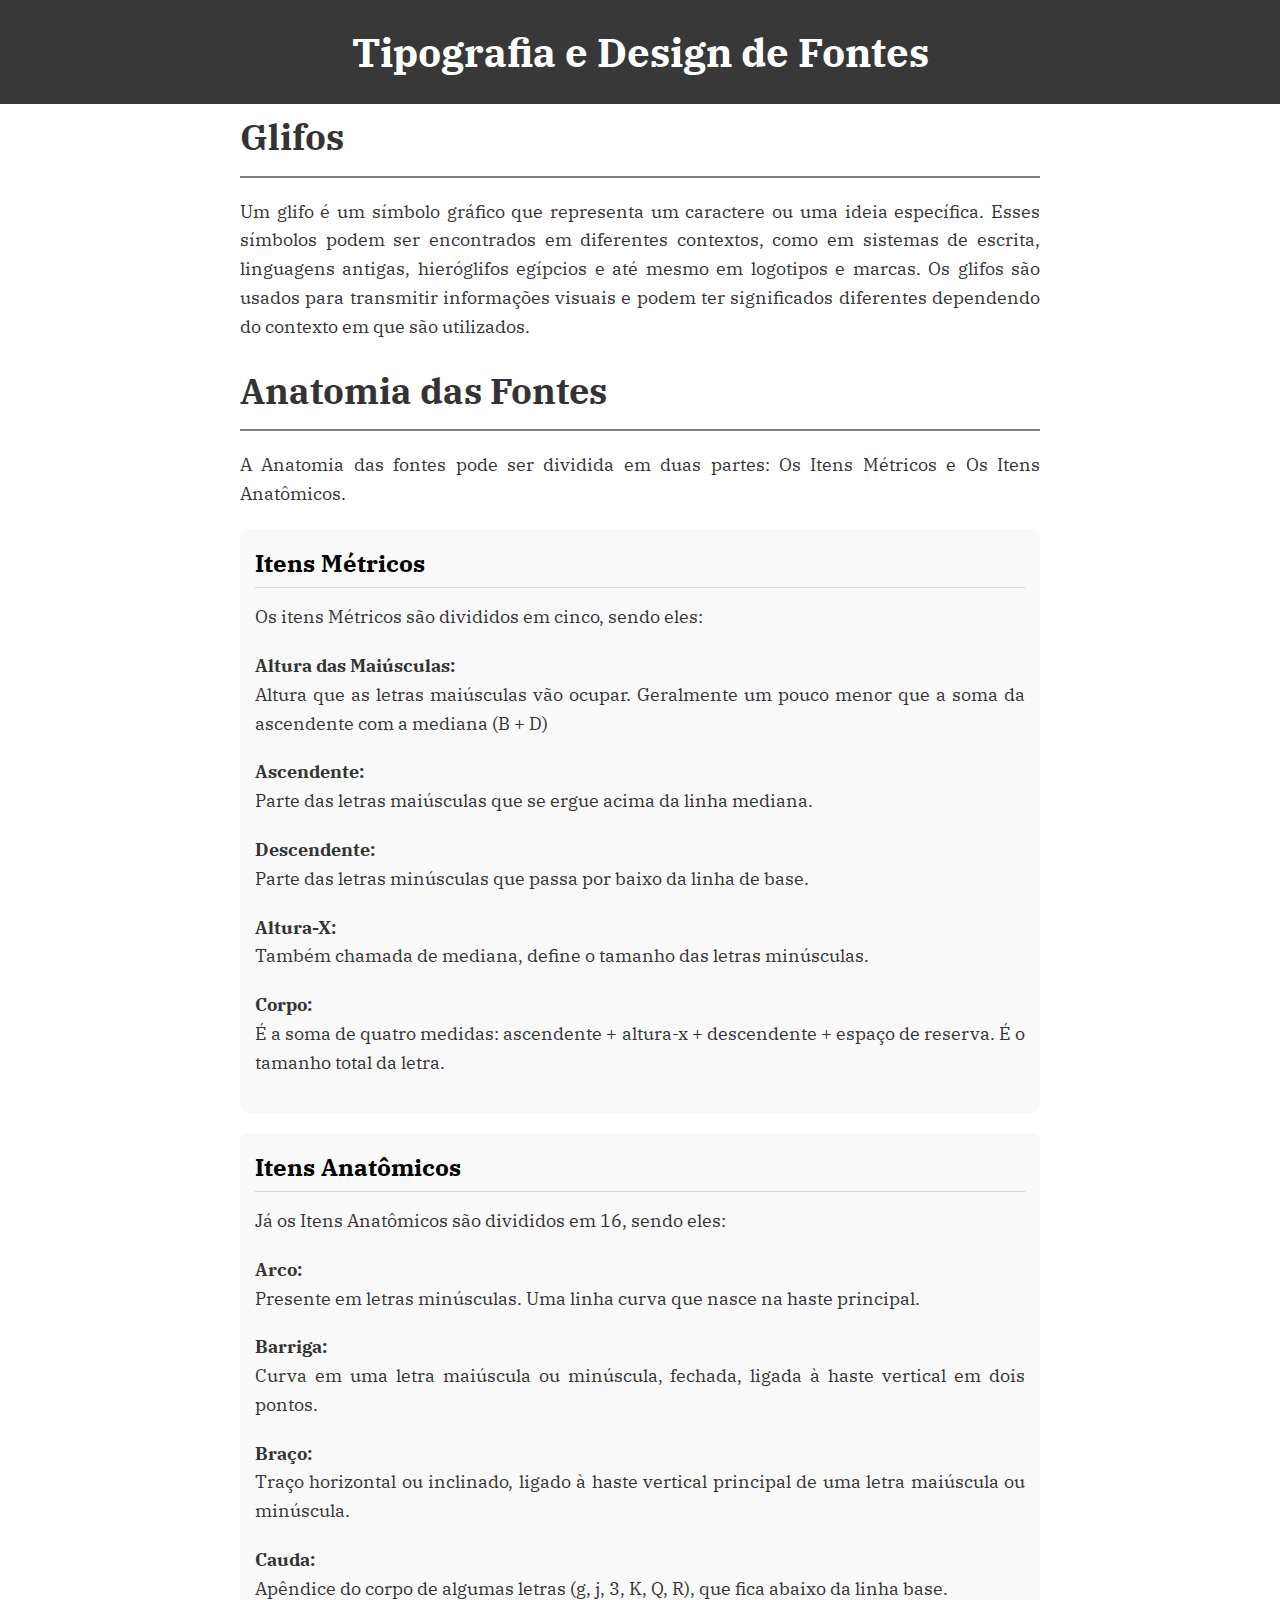
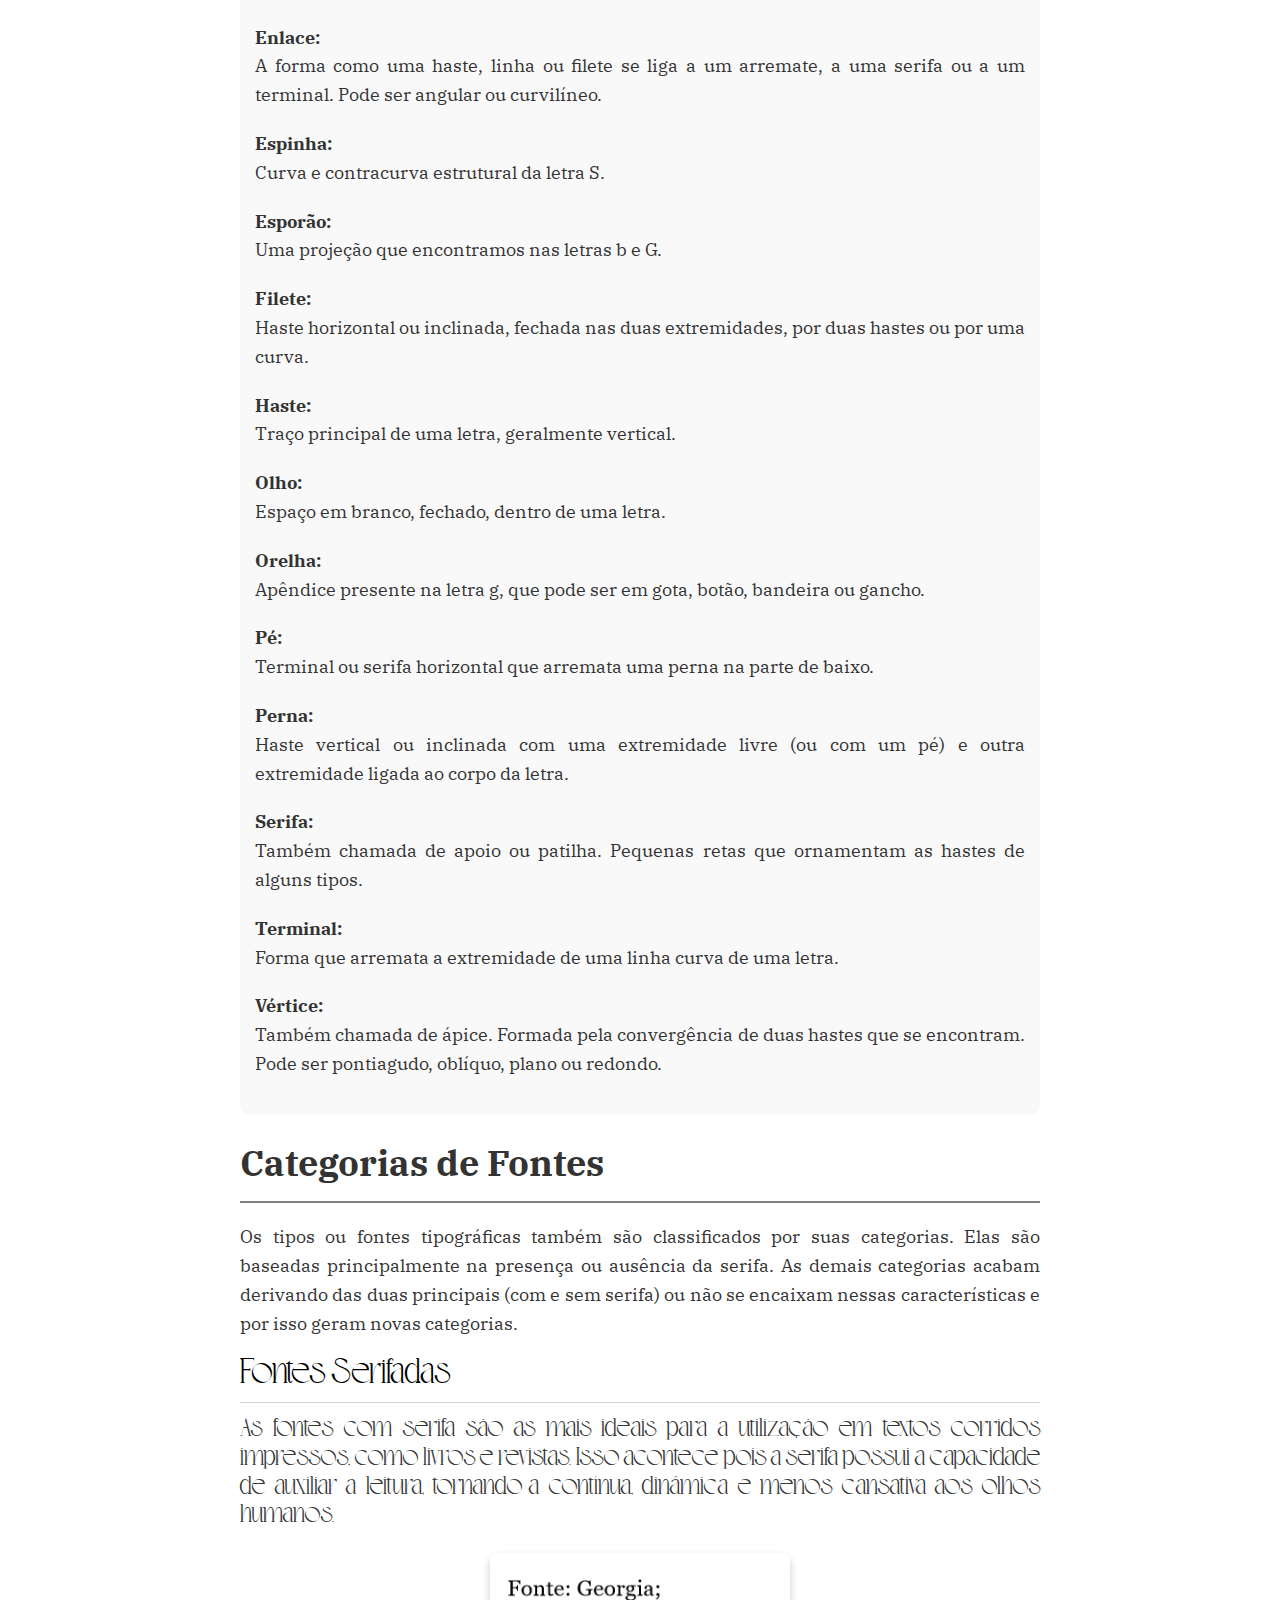
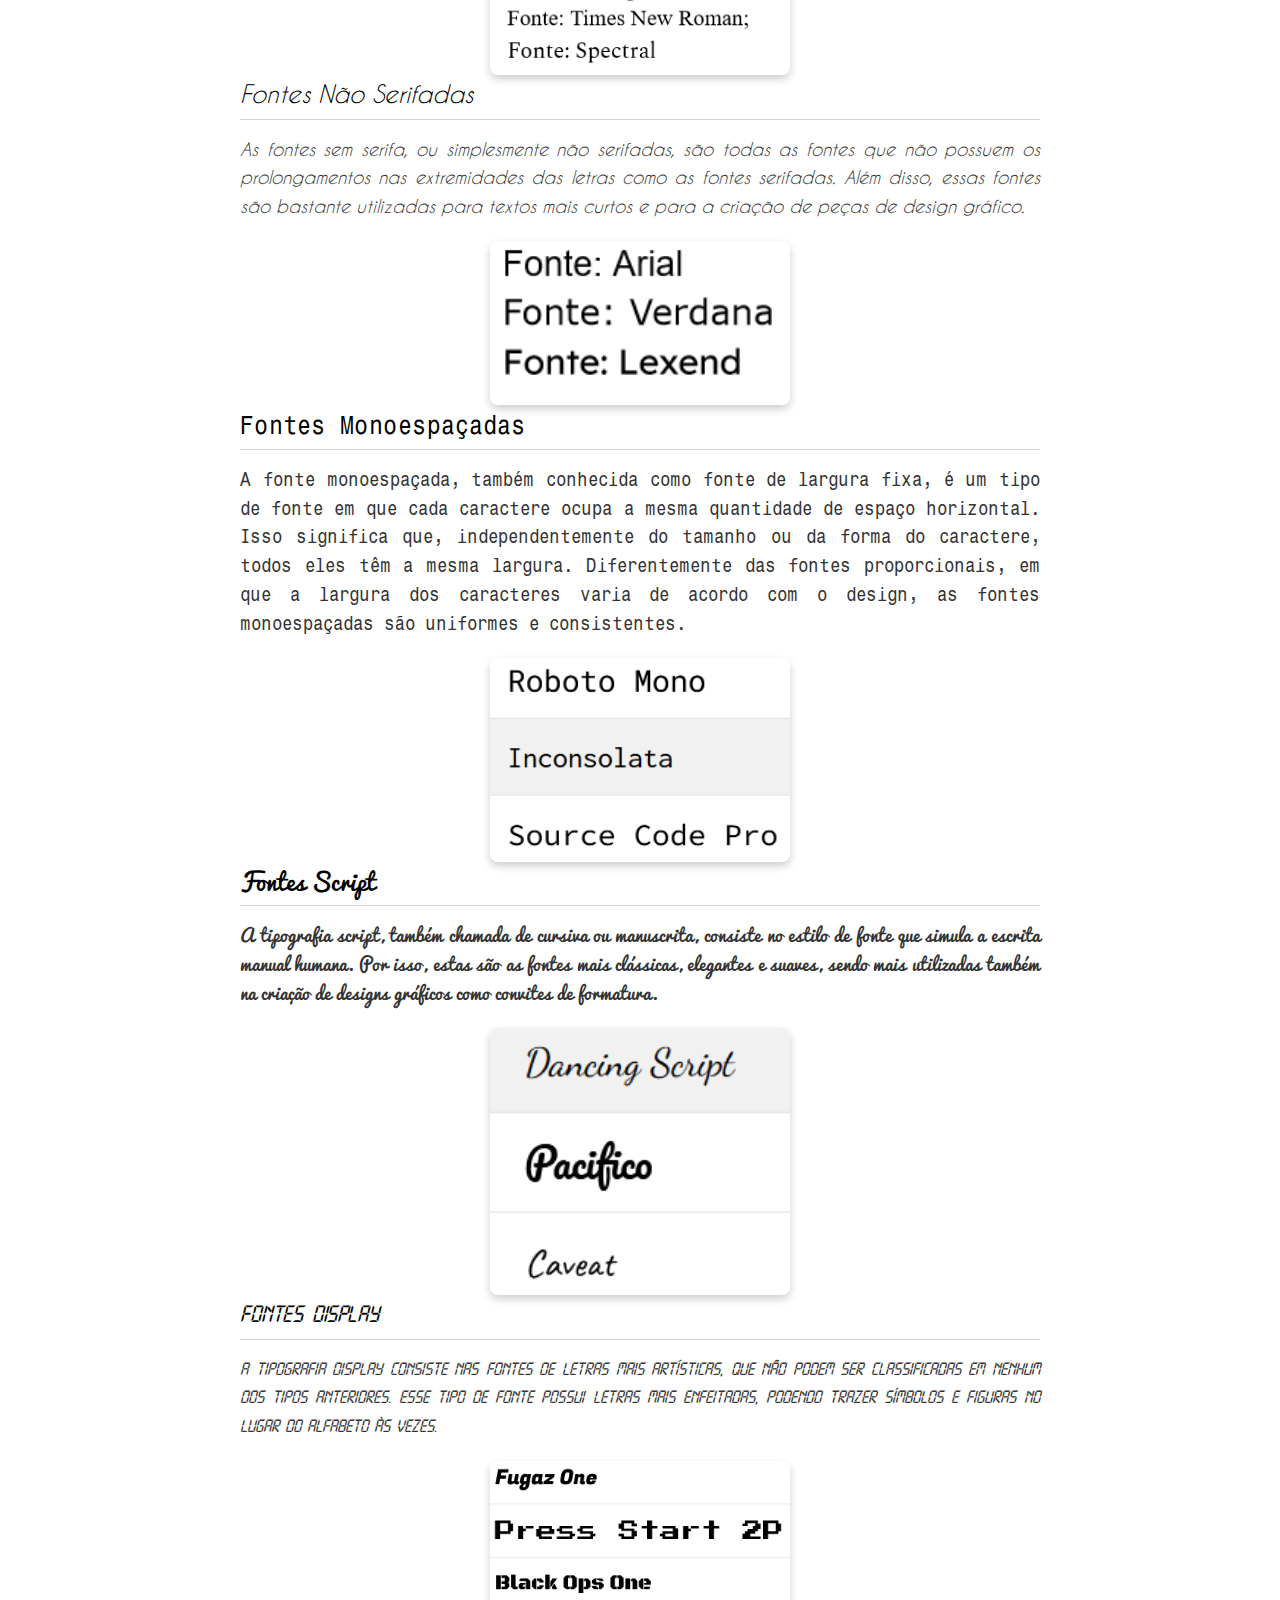
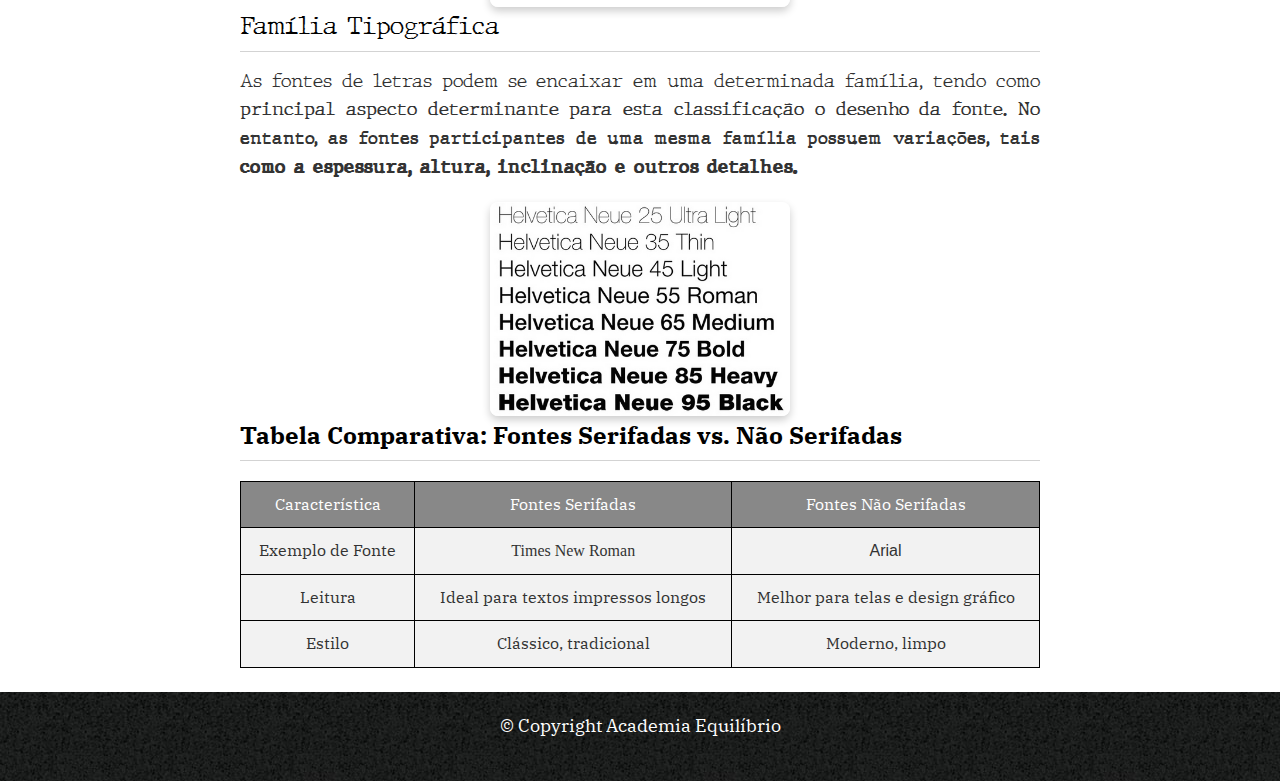
<file: index.html>
<!DOCTYPE html>
<html lang="pt-br">

<head>
    <meta charset="UTF-8">
    <meta name="viewport" content="width=device-width, initial-scale=1.0">
    <title>Tipografia e Design de Fontes</title>
    <link rel="stylesheet" href="../stylesheets/reset.css">
    <link rel="stylesheet" href="../stylesheets/style.css">
</head>

<body>
    <header>
        <h1>Tipografia e Design de Fontes</h1>
    </header>

    <main class="container">
        <section>
            <h3>Glifos</h3>
            <p>Um glifo é um símbolo gráfico que representa um caractere ou uma ideia específica. Esses símbolos podem
                ser encontrados em diferentes contextos, como em sistemas de escrita, linguagens antigas, hieróglifos
                egípcios e até mesmo em logotipos e marcas. Os glifos são usados para transmitir informações visuais e
                podem ter significados diferentes dependendo do contexto em que são utilizados.</p>
        </section>

        <section>
            <h3>Anatomia das Fontes</h3>
            <p>A Anatomia das fontes pode ser dividida em duas partes: Os Itens Métricos e Os Itens Anatômicos.</p>

            <section id="anat1">
                <h4>Itens Métricos</h4>
                <p>Os itens Métricos são divididos em cinco, sendo eles:</p>
                <h5>Altura das Maiúsculas:</h5>
                <p>Altura que as letras maiúsculas vão ocupar. Geralmente um pouco menor que a soma da ascendente com a
                    mediana (B + D)</p>
                <h5>Ascendente:</h5>
                <p>Parte das letras maiúsculas que se ergue acima da linha mediana.</p>
                <h5>Descendente:</h5>
                <p>Parte das letras minúsculas que passa por baixo da linha de base.</p>
                <h5>Altura-X:</h5>
                <p>Também chamada de mediana, define o tamanho das letras minúsculas.</p>
                <h5>Corpo:</h5>
                <p>É a soma de quatro medidas: ascendente + altura-x + descendente + espaço de reserva. É o tamanho
                    total da letra.</p>
            </section>

            <section id="anat2">
                <h4>Itens Anatômicos</h4>
                <p>Já os Itens Anatômicos são divididos em 16, sendo eles:</p>
                <h5>Arco:</h5>
                <p>Presente em letras minúsculas. Uma linha curva que nasce na haste principal.</p>
                <h5>Barriga:</h5>
                <p>Curva em uma letra maiúscula ou minúscula, fechada, ligada à haste vertical em dois pontos.</p>
                <h5>Braço:</h5>
                <p>Traço horizontal ou inclinado, ligado à haste vertical principal de uma letra maiúscula ou minúscula.
                </p>
                <h5>Cauda:</h5>
                <p>Apêndice do corpo de algumas letras (g, j, 3, K, Q, R), que fica abaixo da linha base.</p>
                <h5>Enlace:</h5>
                <p>A forma como uma haste, linha ou filete se liga a um arremate, a uma serifa ou a um terminal. Pode
                    ser angular ou curvilíneo.</p>
                <h5>Espinha:</h5>
                <p>Curva e contracurva estrutural da letra S.</p>
                <h5>Esporão:</h5>
                <p>Uma projeção que encontramos nas letras b e G.</p>
                <h5>Filete:</h5>
                <p>Haste horizontal ou inclinada, fechada nas duas extremidades, por duas hastes ou por uma curva.</p>
                <h5>Haste:</h5>
                <p>Traço principal de uma letra, geralmente vertical.</p>
                <h5>Olho:</h5>
                <p>Espaço em branco, fechado, dentro de uma letra.</p>
                <h5>Orelha:</h5>
                <p>Apêndice presente na letra g, que pode ser em gota, botão, bandeira ou gancho.</p>
                <h5>Pé:</h5>
                <p>Terminal ou serifa horizontal que arremata uma perna na parte de baixo.</p>
                <h5>Perna:</h5>
                <p>Haste vertical ou inclinada com uma extremidade livre (ou com um pé) e outra extremidade ligada ao
                    corpo da letra.</p>
                <h5>Serifa:</h5>
                <p>Também chamada de apoio ou patilha. Pequenas retas que ornamentam as hastes de alguns tipos.</p>
                <h5>Terminal:</h5>
                <p>Forma que arremata a extremidade de uma linha curva de uma letra.</p>
                <h5>Vértice:</h5>
                <p>Também chamada de ápice. Formada pela convergência de duas hastes que se encontram. Pode ser
                    pontiagudo, oblíquo, plano ou redondo.</p>
            </section>
        </section>

        <section>
            <h3>Categorias de Fontes</h3>
            <p>Os tipos ou fontes tipográficas também são classificados por suas categorias. Elas são baseadas
                principalmente na presença ou ausência da serifa. As demais categorias acabam derivando das duas
                principais (com e sem serifa) ou não se encaixam nessas características e por isso geram novas
                categorias.</p>

            <section id="categories">
                <h4 class="serifada">Fontes Serifadas</h4>
                <p class="serifada">As fontes com serifa são as mais ideais para a utilização em textos corridos
                    impressos, como livros e revistas. Isso acontece pois a serifa possui a capacidade de auxiliar a
                    leitura, tornando-a contínua, dinâmica e menos cansativa aos olhos humanos.</p>
                <img src="../imagens/fonte_Serifada.PNG" alt="Exemplo de Fonte Serifada">

                <h4 class="naoserifada">Fontes Não Serifadas</h4>
                <p class="naoserifada">As fontes sem serifa, ou simplesmente não serifadas, são todas as fontes que não
                    possuem os prolongamentos nas extremidades das letras como as fontes serifadas. Além disso, essas
                    fontes são bastante utilizadas para textos mais curtos e para a criação de peças de design gráfico.
                </p>
                <img src="../imagens/fonte_NSerifada.PNG" alt="Exemplo de Fonte Não Serifada">

                <h4 class="monoes">Fontes Monoespaçadas</h4>
                <p class="monoes">A fonte monoespaçada, também conhecida como fonte de largura fixa, é um tipo de fonte
                    em que cada caractere ocupa a mesma quantidade de espaço horizontal. Isso significa que,
                    independentemente do tamanho ou da forma do caractere, todos eles têm a mesma largura.
                    Diferentemente das fontes proporcionais, em que a largura dos caracteres varia de acordo com o
                    design, as fontes monoespaçadas são uniformes e consistentes.</p>
                <img src="../imagens/fonte_Mono.PNG" alt="Exemplo de Fonte Monoespaçada">

                <h4 class="fontscri">Fontes Script</h4>
                <p class="fontscri">A tipografia script, também chamada de cursiva ou manuscrita, consiste no estilo de
                    fonte que simula a escrita manual humana. Por isso, estas são as fontes mais clássicas, elegantes e
                    suaves, sendo mais utilizadas também na criação de designs gráficos como convites de formatura.</p>
                <img src="../imagens/fonte_Script.PNG" alt="Exemplo de Fonte Script">

                <h4 class="display">Fontes Display</h4>
                <p class="display">A tipografia display consiste nas fontes de letras mais artísticas, que não podem ser
                    classificadas em nenhum dos tipos anteriores. Esse tipo de fonte possui letras mais enfeitadas,
                    podendo trazer símbolos e figuras no lugar do alfabeto às vezes.</p>
                <img src="../imagens/fonte_Display.PNG" alt="Exemplo de Fonte Display">

                <h4 class="familia">Família Tipográfica</h4>
                <p class="familia">As fontes de letras podem se encaixar em uma determinada família, tendo como<span
                        id="tipo1"> principal aspecto determinante para esta classificação o desenho da fonte. No</span>
                    <span id="tipo2"> entanto, as fontes participantes de uma mesma família possuem variações,
                        tais</span> <span id="tipo3"> como a espessura, altura, inclinação e outros detalhes.</span>
                </p>
                <img src="../imagens/font_familia.PNG" alt="Exemplo de Família Tipográfica">
            </section>

            <section>
                <h4>Tabela Comparativa: Fontes Serifadas vs. Não Serifadas</h4>
                <table>
                    <thead>
                        <tr>
                            <th>Característica</th>
                            <th>Fontes Serifadas</th>
                            <th>Fontes Não Serifadas</th>
                        </tr>
                    </thead>
                    <tbody>
                        <tr>
                            <td>Exemplo de Fonte</td>
                            <td class="table1">Times New Roman</td>
                            <td class="table2">Arial</td>
                        </tr>
                        <tr>
                            <td>Leitura</td>
                            <td>Ideal para textos impressos longos</td>
                            <td>Melhor para telas e design gráfico</td>
                        </tr>
                        <tr>
                            <td>Estilo</td>
                            <td>Clássico, tradicional</td>
                            <td>Moderno, limpo</td>
                        </tr>
                    </tbody>
                </table>
            </section>
        </section>
    </main>

    <footer>
        <p class="copyright">&copy; Copyright Academia Equilíbrio</p>
    </footer>
</body>

</html>
</file>
<file: stylesheets/style.css>
@import url('https://fonts.googleapis.com/css2?family=IBM+Plex+Serif:wght@100;400;700&display=swap');

@font-face {
    font-family: 'Saveya';
    src: url(../fonts/Saveya.otf) format('opentype');
}

@font-face {
    font-family: 'CaviarDreams';
    src: url(../fonts/CaviarDreams.ttf) format('opentype');
}

@font-face {
    font-family: 'MonospaceTypewriter';
    src: url(../fonts/MonospaceTypewriter.ttf) format('opentype');
}

@font-face {
    font-family: 'Pacifico';
    src: url(../fonts/Pacifico.ttf) format('opentype');
}

@font-face {
    font-family: 'Technology';
    src: url(../fonts/Technology.ttf) format('opentype');
}

@font-face {
    font-family: 'JMHTypewriter-Thin';
    src: url(../fonts/JMHTypewriter-Thin.ttf) format('opentype');
}

@font-face {
    font-family: 'JMHTypewriter';
    src: url(../fonts/JMHTypewriter.ttf) format('opentype');
}

@font-face {
    font-family: 'JMHTypewriter-Bold';
    src: url(../fonts/JMHTypewriter-Bold.ttf) format('opentype');
}

@font-face {
    font-family: 'JMHTypewriter-Black';
    src: url(../fonts/JMHTypewriter-Black.ttf) format('opentype');
}

body {
    font-family: 'IBM Plex Serif', serif;
    text-align: justify;
    line-height: 1.6;
    color: #333333;
    margin: 0;
    padding: 0;
}

header {
    background-color: #383838;
    padding: 20px 60px;
    font-size: 40px;
    font-weight: bold;
    color: #ffffff;
    text-align: center;
    border-bottom: 4px solid #ffffff;
}

.container {
    max-width: 800px;
    margin: 0 auto;
    padding: 0 20px;
    width: 100%;
}

main {
    width: 640px;
    margin-left: 40px;
}

h3 {
    font-size: 36px;
    font-weight: bold;
    border-bottom: 2px solid gray;
    padding-bottom: 10px;
    margin-bottom: 20px;
}

h4 {
    font-size: 24px;
    font-weight: bold;
    color: black;
    border-bottom: 1px solid lightgrey;
    padding-bottom: 5px;
    margin-bottom: 15px;
}

h5 {
    font-size: 18px;
    font-weight: bold;
}

#anat1,
#anat2 {
    background: #f9f9f9;
    border-radius: 8px;
    padding: 15px;
    margin-bottom: 20px;
}

footer {
    text-align: center;
    background: url(../imagens/bg.jpg);
    padding: 20px 0;
    color: white;
    font-size: 16px;
    border-top: 4px solid #ffffff;
}

img {
    width: 100%;
    max-width: 300px;
    border-radius: 8px;
    box-shadow: 0px 4px 8px rgba(0, 0, 0, 0.2);
    display: block;
    margin: 0 auto;
}

p {
    margin-bottom: 20px;
    font-size: 18px;
}

.serifada {
    font-family: 'Saveya';
    font-weight: 400;
}

.naoserifada {
    font-family: 'CaviarDreams';
    font-style: italic;
    font-weight: 400;
}

.monoes {
    font-family: 'MonospaceTypewriter';
    font-weight: 400;
}

.fontscri {
    font-family: 'Pacifico';
    font-weight: 400;
}

.display {
    font-family: 'Technology';
    font-style: italic;
    font-weight: 400;
}

.familia {
    font-family: 'JMHTypewriter-Thin';
    font-weight: 400;
}

#tipo1 {
    font-family: 'JMHTypewriter';
    font-weight: 400;
}

#tipo2 {
    font-family: 'JMHTypewriter-Bold';
    font-weight: 400;
}

#tipo3 {
    font-family: 'JMHTypewriter-Black';
    font-weight: 400;
}

table {
    width: 100%;
    border-collapse: collapse;
    margin: 20px 0;
    text-align: center;
}

td,
th {
    border: 1px solid black;
    padding: 10px;
}

thead {
    background-color: rgb(136, 136, 136);
    color: white;
}

tbody {
    background-color: #f2f2f2;
}

.table1 {
    font-family: 'Times New Roman', Times, serif;
}

.table2 {
    font-family: Arial, Helvetica, sans-serif;
}
</file>
